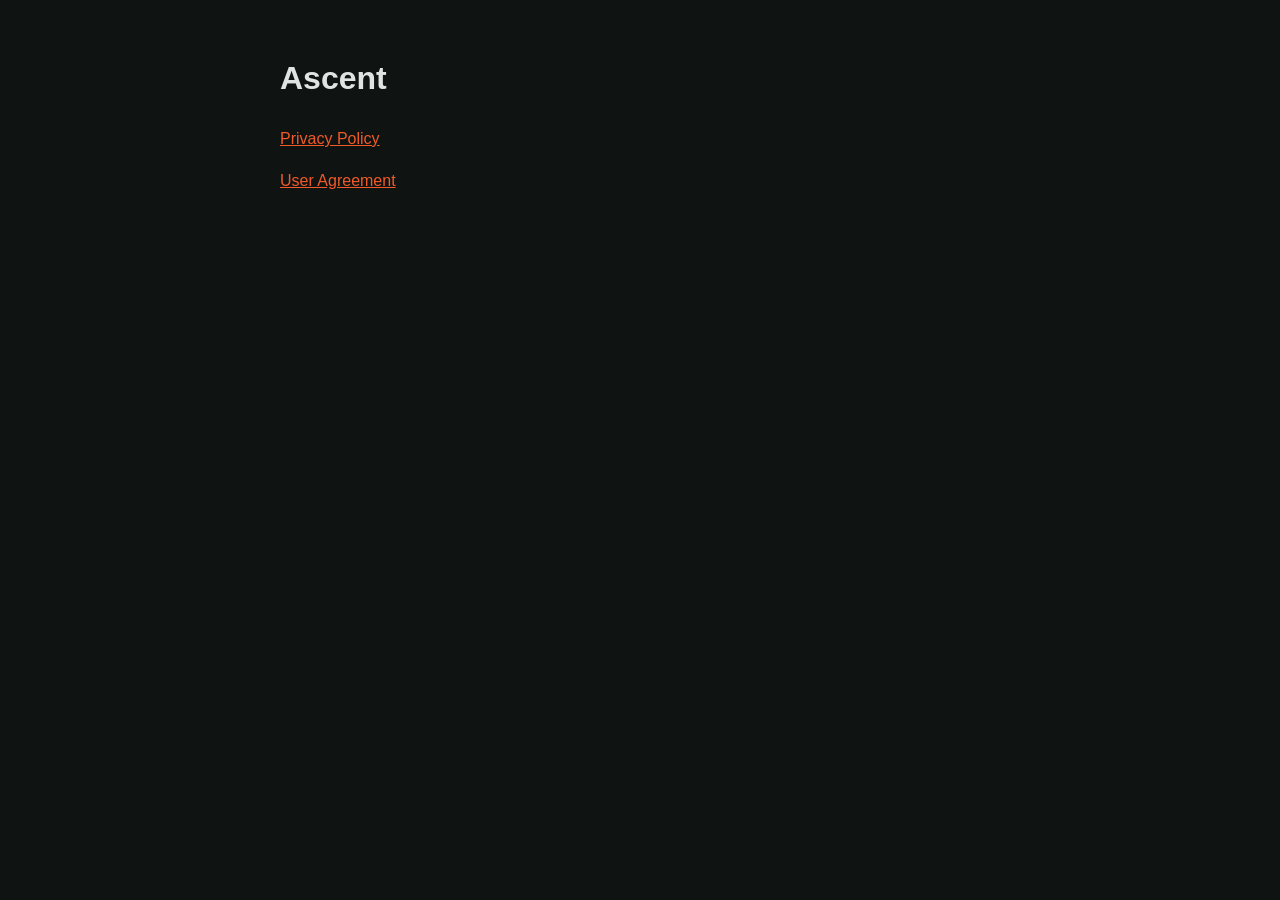
<file: index.html>
<!DOCTYPE html>
<html lang="en">
<head>
<meta charset="utf-8"/>
<meta name="viewport" content="width=device-width, initial-scale=1"/>
<title>Ascent</title>
<link rel="stylesheet" href="legal.css"/>
</head>
<body>
<main>
<h1>Ascent</h1>
<p><a href="privacy-policy.html">Privacy Policy</a></p>
<p><a href="user-agreement.html">User Agreement</a></p>
</main>
</body>
</html>
</file>
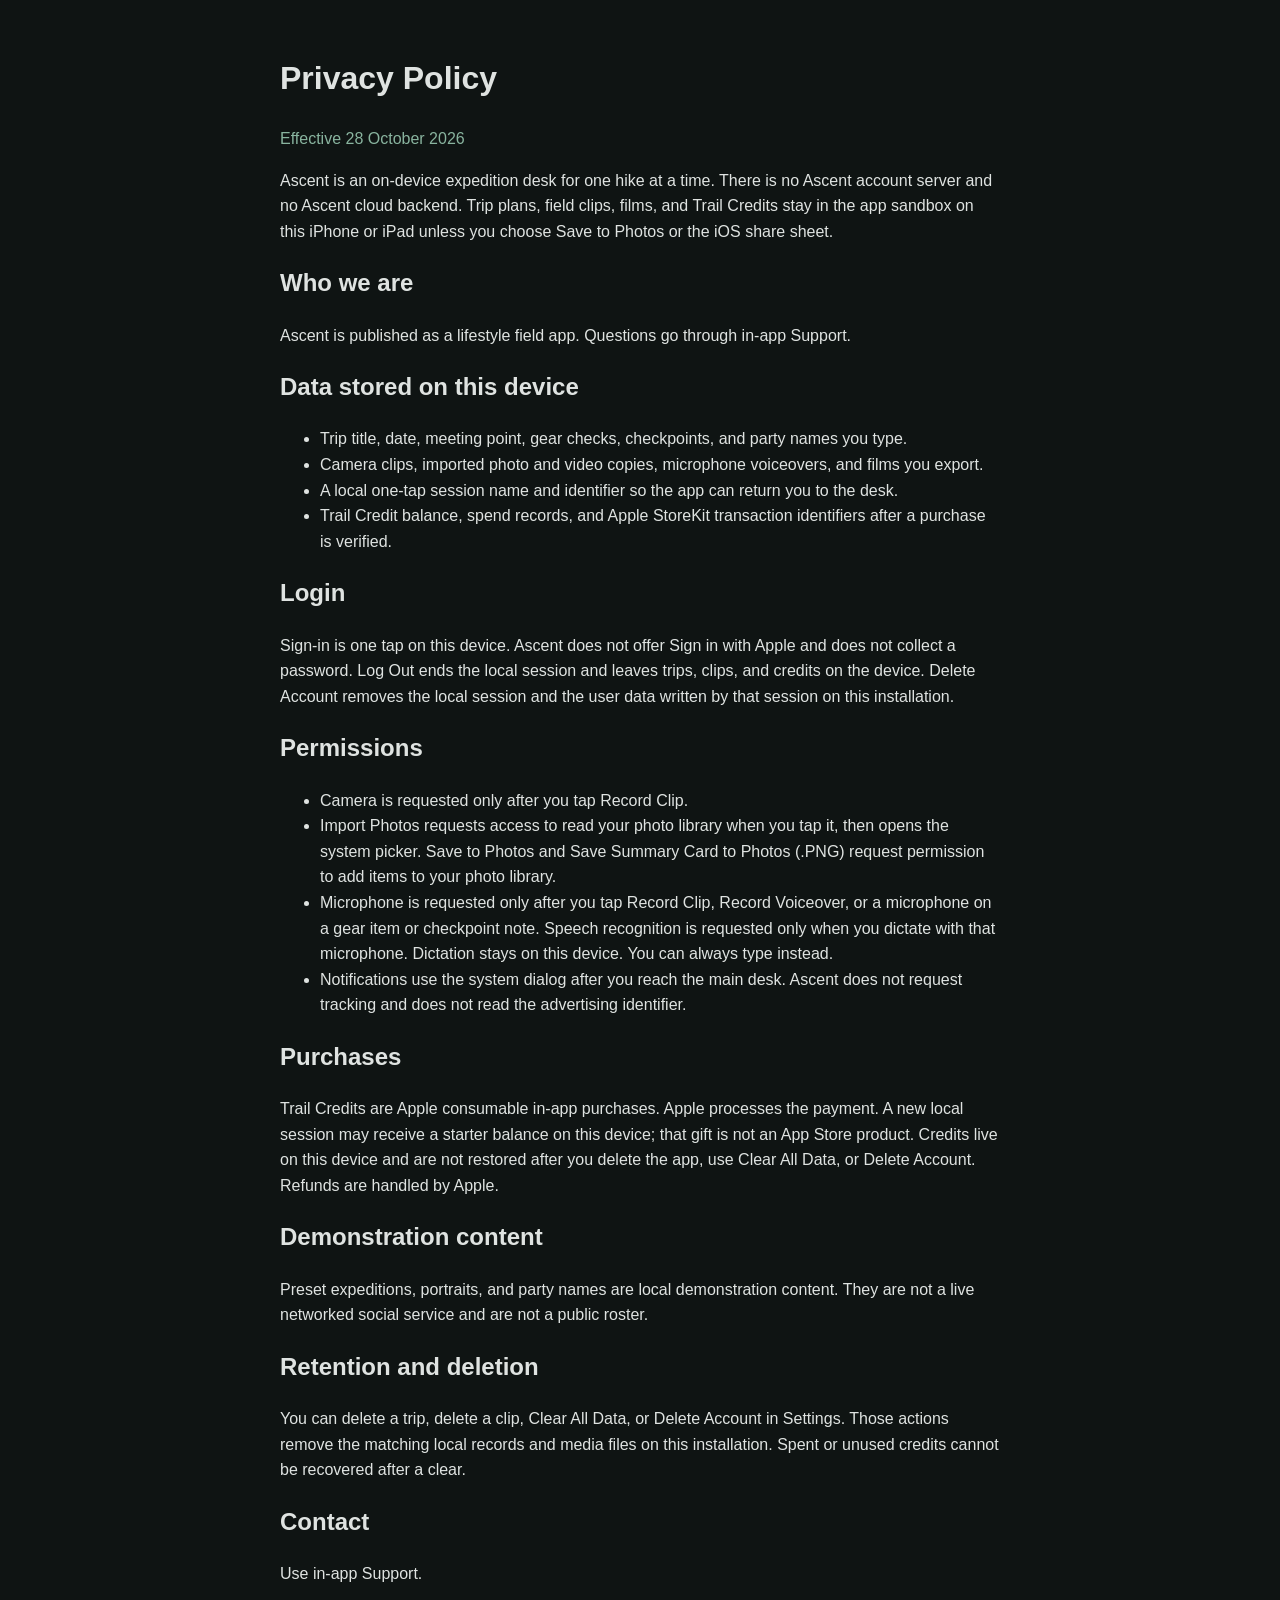
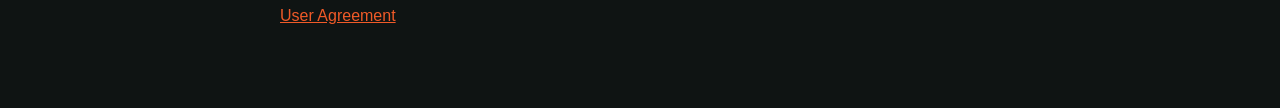
<file: privacy-policy.html>
<!DOCTYPE html>
<html lang="en">
<head>
<meta charset="utf-8"/>
<meta name="viewport" content="width=device-width, initial-scale=1"/>
<title>Privacy Policy</title>
<link rel="stylesheet" href="legal.css"/>
</head>
<body>
<main>
<h1>Privacy Policy</h1>
<p class="muted">Effective 28 October 2026</p>
<p>Ascent is an on-device expedition desk for one hike at a time. There is no Ascent account server and no Ascent cloud backend. Trip plans, field clips, films, and Trail Credits stay in the app sandbox on this iPhone or iPad unless you choose Save to Photos or the iOS share sheet.</p>

<h2>Who we are</h2>
<p>Ascent is published as a lifestyle field app. Questions go through in-app Support.</p>

<h2>Data stored on this device</h2>
<ul>
<li>Trip title, date, meeting point, gear checks, checkpoints, and party names you type.</li>
<li>Camera clips, imported photo and video copies, microphone voiceovers, and films you export.</li>
<li>A local one-tap session name and identifier so the app can return you to the desk.</li>
<li>Trail Credit balance, spend records, and Apple StoreKit transaction identifiers after a purchase is verified.</li>
</ul>

<h2>Login</h2>
<p>Sign-in is one tap on this device. Ascent does not offer Sign in with Apple and does not collect a password. Log Out ends the local session and leaves trips, clips, and credits on the device. Delete Account removes the local session and the user data written by that session on this installation.</p>

<h2>Permissions</h2>
<ul>
<li>Camera is requested only after you tap Record Clip.</li>
<li>Import Photos requests access to read your photo library when you tap it, then opens the system picker. Save to Photos and Save Summary Card to Photos (.PNG) request permission to add items to your photo library.</li>
<li>Microphone is requested only after you tap Record Clip, Record Voiceover, or a microphone on a gear item or checkpoint note. Speech recognition is requested only when you dictate with that microphone. Dictation stays on this device. You can always type instead.</li>
<li>Notifications use the system dialog after you reach the main desk. Ascent does not request tracking and does not read the advertising identifier.</li>
</ul>

<h2>Purchases</h2>
<p>Trail Credits are Apple consumable in-app purchases. Apple processes the payment. A new local session may receive a starter balance on this device; that gift is not an App Store product. Credits live on this device and are not restored after you delete the app, use Clear All Data, or Delete Account. Refunds are handled by Apple.</p>

<h2>Demonstration content</h2>
<p>Preset expeditions, portraits, and party names are local demonstration content. They are not a live networked social service and are not a public roster.</p>

<h2>Retention and deletion</h2>
<p>You can delete a trip, delete a clip, Clear All Data, or Delete Account in Settings. Those actions remove the matching local records and media files on this installation. Spent or unused credits cannot be recovered after a clear.</p>

<h2>Contact</h2>
<p>Use in-app Support.</p>
<p><a href="user-agreement.html">User Agreement</a></p>
</main>
</body>
</html>
</file>
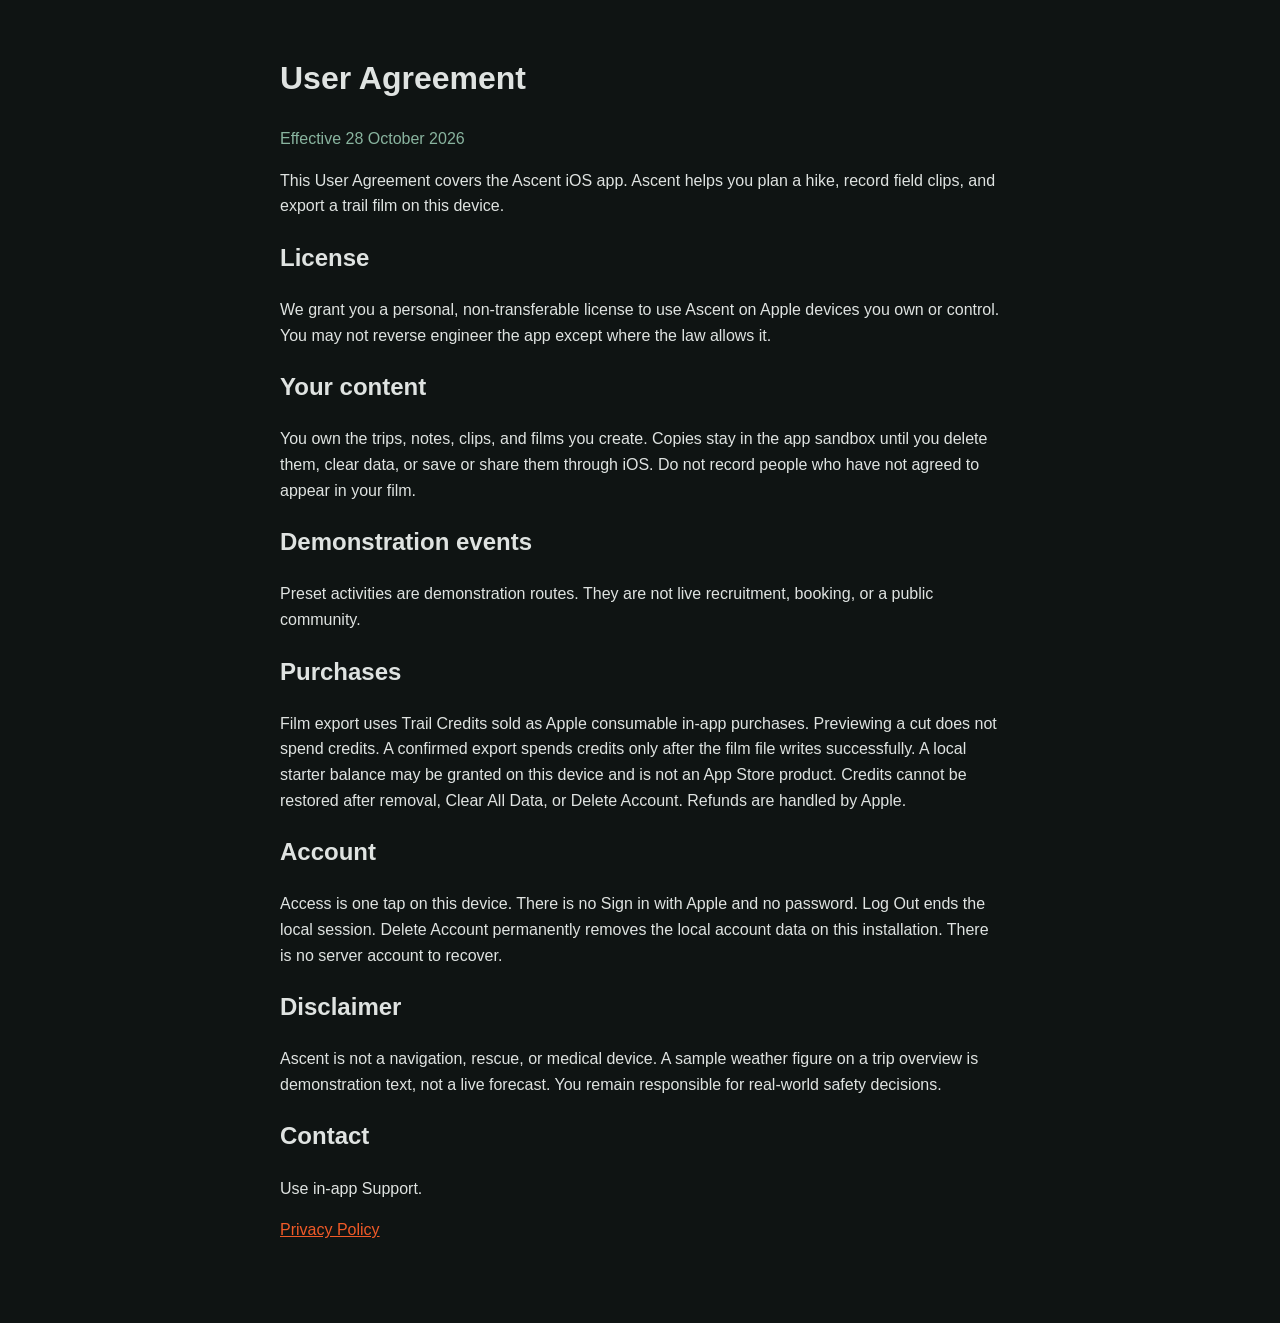
<file: user-agreement.html>
<!DOCTYPE html>
<html lang="en">
<head>
<meta charset="utf-8"/>
<meta name="viewport" content="width=device-width, initial-scale=1"/>
<title>User Agreement</title>
<link rel="stylesheet" href="legal.css"/>
</head>
<body>
<main>
<h1>User Agreement</h1>
<p class="muted">Effective 28 October 2026</p>
<p>This User Agreement covers the Ascent iOS app. Ascent helps you plan a hike, record field clips, and export a trail film on this device.</p>

<h2>License</h2>
<p>We grant you a personal, non-transferable license to use Ascent on Apple devices you own or control. You may not reverse engineer the app except where the law allows it.</p>

<h2>Your content</h2>
<p>You own the trips, notes, clips, and films you create. Copies stay in the app sandbox until you delete them, clear data, or save or share them through iOS. Do not record people who have not agreed to appear in your film.</p>

<h2>Demonstration events</h2>
<p>Preset activities are demonstration routes. They are not live recruitment, booking, or a public community.</p>

<h2>Purchases</h2>
<p>Film export uses Trail Credits sold as Apple consumable in-app purchases. Previewing a cut does not spend credits. A confirmed export spends credits only after the film file writes successfully. A local starter balance may be granted on this device and is not an App Store product. Credits cannot be restored after removal, Clear All Data, or Delete Account. Refunds are handled by Apple.</p>

<h2>Account</h2>
<p>Access is one tap on this device. There is no Sign in with Apple and no password. Log Out ends the local session. Delete Account permanently removes the local account data on this installation. There is no server account to recover.</p>

<h2>Disclaimer</h2>
<p>Ascent is not a navigation, rescue, or medical device. A sample weather figure on a trip overview is demonstration text, not a live forecast. You remain responsible for real-world safety decisions.</p>

<h2>Contact</h2>
<p>Use in-app Support.</p>
<p><a href="privacy-policy.html">Privacy Policy</a></p>
</main>
</body>
</html>
</file>
<file: legal.css>
:root { color-scheme: dark; --bg:#0f1413; --ink:#dfe3e1; --muted:#89B49F; --line:#2C3734; --accent:#F05A28; }
html,body { margin:0; background:var(--bg); color:var(--ink); font:16px/1.6 -apple-system,BlinkMacSystemFont,"Segoe UI",sans-serif; }
main { max-width:720px; margin:0 auto; padding:32px 20px 64px; }
h1,h2 { font-family: "Avenir Next", "Segoe UI", sans-serif; }
a { color:var(--accent); }
hr { border:0; border-top:1px solid var(--line); }
.muted { color:var(--muted); }
</file>
